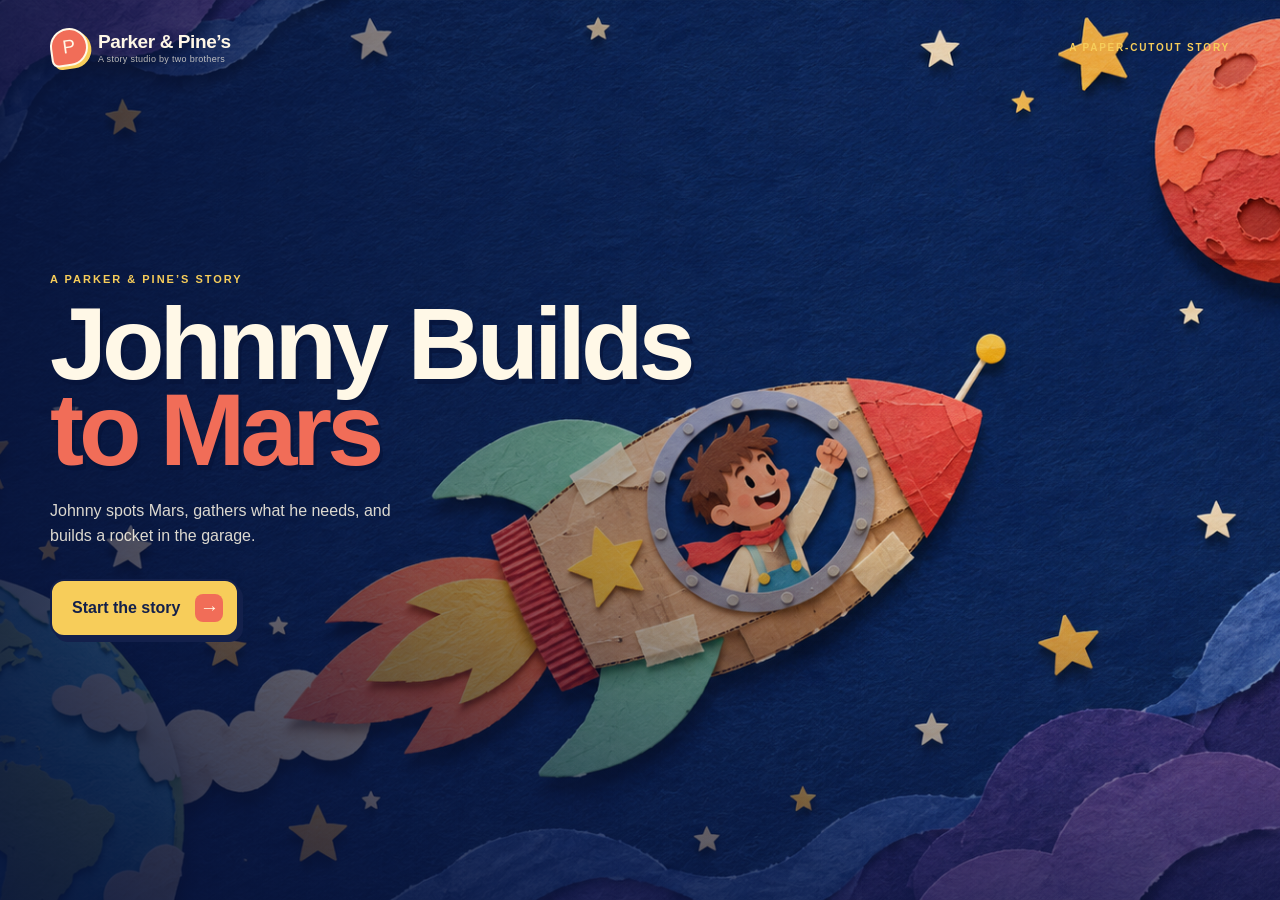
<file: index.html>
<!doctype html>
<html lang="en">
  <head>
    <meta charset="UTF-8" />
    <meta name="viewport" content="width=device-width, initial-scale=1.0" />
    <meta name="theme-color" content="#0d1b4d" />
    <meta name="description" content="Parker & Pine's presents Johnny Builds to Mars, a paper-cutout digital storybook." />
    <title>Parker &amp; Pine’s — Johnny Builds to Mars</title>
    <link rel="stylesheet" href="styles.css" />
  </head>
  <body class="cover-body">
    <main class="cover-page">
      <img class="cover-image" src="assets/cover-art.png" alt="A paper-cutout rocket flying past Earth toward Mars through a starry galaxy" />
      <div class="cover-shade" aria-hidden="true"></div>
      <header class="brand-header cover-brand">
        <a class="brand-lockup" href="index.html" aria-label="Parker and Pine’s home">
          <span class="brand-symbol" aria-hidden="true">P</span>
          <span><strong>Parker &amp; Pine’s</strong><small>A story studio by two brothers</small></span>
        </a>
        <span class="brand-note">A PAPER-CUTOUT STORY</span>
      </header>
      <section class="cover-copy">
        <p class="eyebrow">A PARKER &amp; PINE’S STORY</p>
        <h1>Johnny Builds<br /><span>to Mars</span></h1>
        <p>Johnny spots Mars, gathers what he needs, and builds a rocket in the garage.</p>
        <a class="primary-button" href="story-01.html">Start the story <span aria-hidden="true">→</span></a>
      </section>
    </main>
  </body>
</html>
</file>
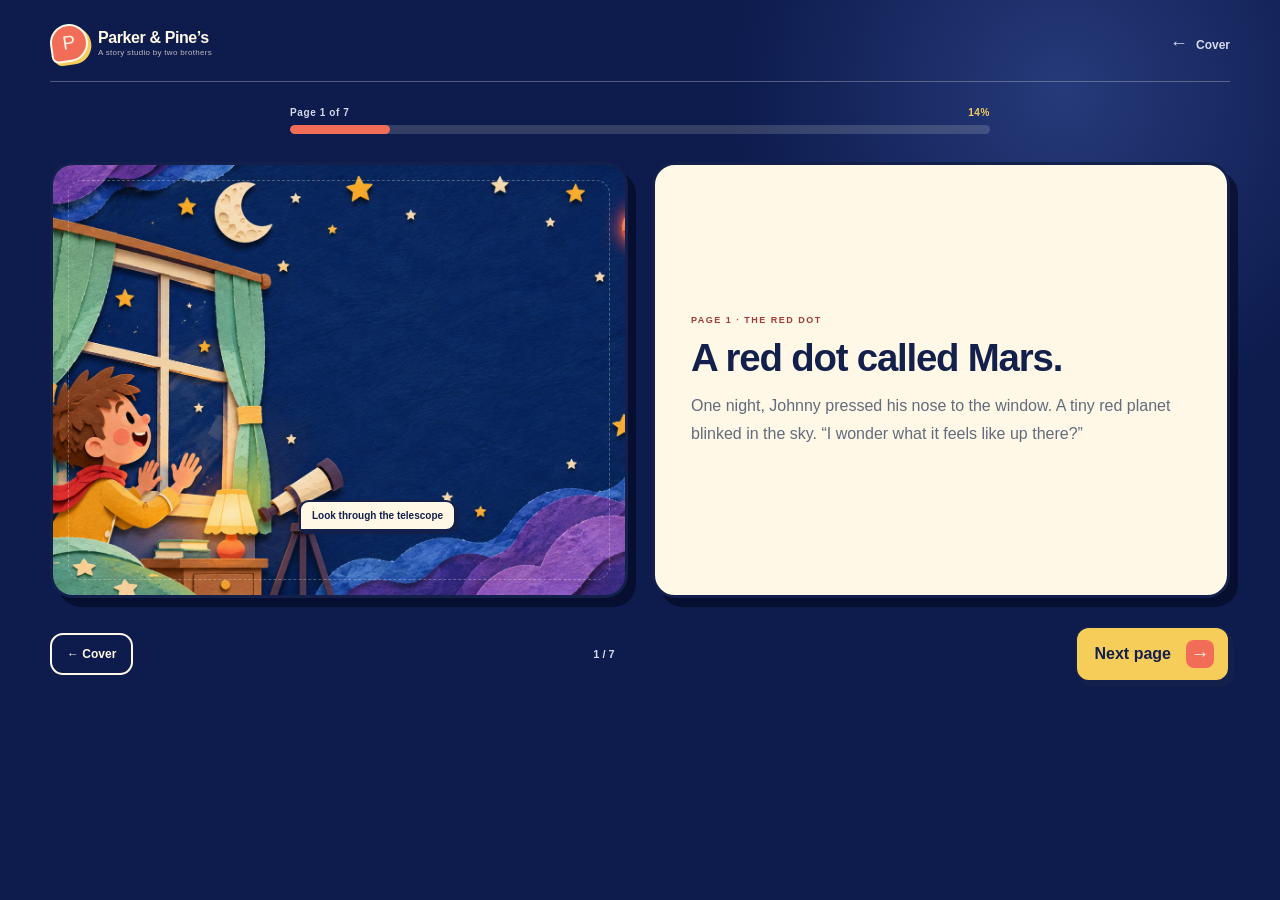
<file: story-01.html>
<!doctype html>
<html lang="en">
  <head><meta charset="UTF-8" /><meta name="viewport" content="width=device-width, initial-scale=1.0" /><meta name="theme-color" content="#0d1b4d" /><meta name="description" content="Johnny spots Mars in the night sky." /><title>1 — Johnny Builds to Mars</title><link rel="stylesheet" href="styles.css" /></head>
  <body class="story-body" data-page="1">
    <main class="story-page">
      <header class="story-header"><a class="brand-lockup" href="index.html"><span class="brand-symbol" aria-hidden="true">P</span><span><strong>Parker &amp; Pine’s</strong><small>A story studio by two brothers</small></span></a><a class="cover-link" href="index.html"><span aria-hidden="true">←</span> Cover</a></header>
      <div class="story-progress"><div class="progress-label"><span>Page 1 of 7</span><span>14%</span></div><div class="progress-track" role="progressbar" aria-label="Story progress" aria-valuemin="1" aria-valuemax="7" aria-valuenow="1"><div class="progress-fill" style="width:14.285%"></div></div></div>
      <section class="story-layout">
        <article class="art-card" id="art-card"><img class="art-image" src="assets/page-01-night.png" alt="Johnny looking out of his bedroom window at Mars" /><button class="hotspot telescope-hotspot" id="telescope-hotspot" aria-label="Look through the telescope">Look through the telescope</button><div class="telescope-view" id="telescope-view" hidden aria-live="polite"><div class="telescope-lens" role="img" aria-label="A close-up view of Mars through Johnny’s telescope"></div><div class="telescope-caption"><strong>You found Mars!</strong><span>Johnny can see the red planet up close.</span></div><button class="telescope-close" id="telescope-close" type="button">Look back at the sky</button></div><div class="hotspot-message" id="hotspot-message"></div></article>
        <article class="story-copy"><p class="eyebrow">PAGE 1 · THE RED DOT</p><h1>A red dot called Mars.</h1><p>One night, Johnny pressed his nose to the window. A tiny red planet blinked in the sky. “I wonder what it feels like up there?”</p></article>
      </section>
      <nav class="story-nav" aria-label="Story navigation"><a class="secondary-button" href="index.html"><span aria-hidden="true">←</span> Cover</a><span class="page-number">1 / 7</span><a class="primary-button nav-next" href="story-02.html">Next page <span aria-hidden="true">→</span></a></nav>
    </main>
    <script src="story.js"></script>
  </body>
</html>
</file>
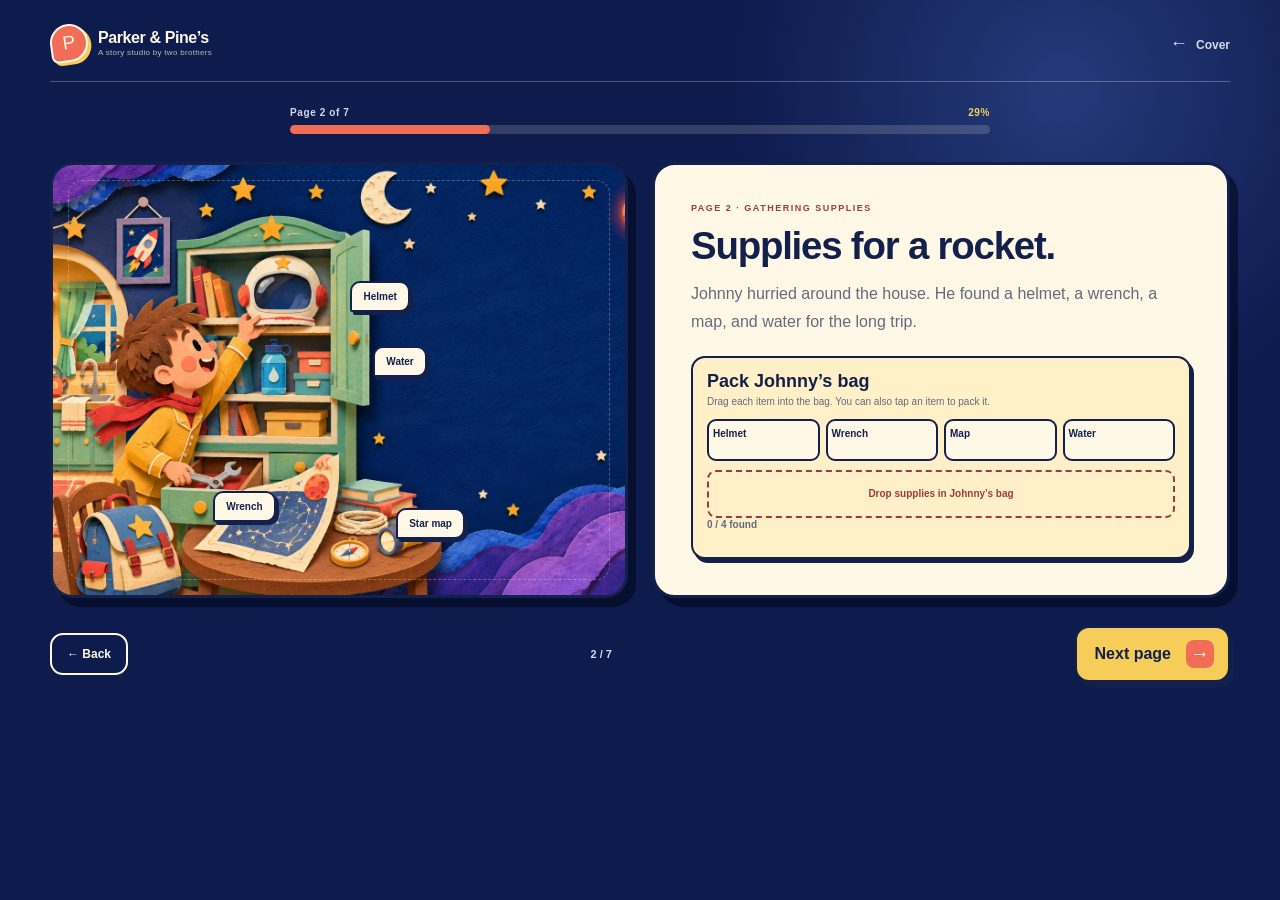
<file: story-02.html>
<!doctype html>
<html lang="en">
  <head><meta charset="UTF-8" /><meta name="viewport" content="width=device-width, initial-scale=1.0" /><meta name="theme-color" content="#0d1b4d" /><meta name="description" content="Johnny gathers supplies around the house." /><title>2 — Johnny Builds to Mars</title><link rel="stylesheet" href="styles.css" /></head>
  <body class="story-body" data-page="2">
    <main class="story-page">
      <header class="story-header"><a class="brand-lockup" href="index.html"><span class="brand-symbol" aria-hidden="true">P</span><span><strong>Parker &amp; Pine’s</strong><small>A story studio by two brothers</small></span></a><a class="cover-link" href="index.html"><span aria-hidden="true">←</span> Cover</a></header>
      <div class="story-progress"><div class="progress-label"><span>Page 2 of 7</span><span>29%</span></div><div class="progress-track" role="progressbar" aria-label="Story progress" aria-valuemin="1" aria-valuemax="7" aria-valuenow="2"><div class="progress-fill" style="width:28.57%"></div></div></div>
      <section class="story-layout">
        <article class="art-card" id="art-card"><img class="art-image" src="assets/page-02-supplies.png" alt="Johnny collecting a helmet, wrench, map, and water bottle around the house" /><button class="hotspot supply-helmet" data-supply="helmet" draggable="true" aria-label="Pick up the astronaut helmet">Helmet</button><button class="hotspot supply-wrench" data-supply="wrench" draggable="true" aria-label="Pick up the wrench">Wrench</button><button class="hotspot supply-map" data-supply="map" draggable="true" aria-label="Pick up the star map">Star map</button><button class="hotspot supply-water" data-supply="water" draggable="true" aria-label="Pick up the water bottle">Water</button><div class="hotspot-message" id="hotspot-message"></div></article>
        <article class="story-copy"><p class="eyebrow">PAGE 2 · GATHERING SUPPLIES</p><h1>Supplies for a rocket.</h1><p>Johnny hurried around the house. He found a helmet, a wrench, a map, and water for the long trip.</p><div class="game-panel"><h2>Pack Johnny’s bag</h2><p>Drag each item into the bag. You can also tap an item to pack it.</p><div class="game-buttons"><span class="game-button check-item" data-check="helmet">Helmet</span><span class="game-button check-item" data-check="wrench">Wrench</span><span class="game-button check-item" data-check="map">Map</span><span class="game-button check-item" data-check="water">Water</span></div><div class="bag-drop" id="bag-target" role="button" tabindex="0" aria-label="Johnny’s bag">Drop supplies in Johnny’s bag</div><p class="game-status" id="supply-status"><span id="supply-score">0 / 4 found</span></p></div></article>
      </section>
      <nav class="story-nav" aria-label="Story navigation"><a class="secondary-button" href="story-01.html"><span aria-hidden="true">←</span> Back</a><span class="page-number">2 / 7</span><a class="primary-button nav-next" href="story-03.html">Next page <span aria-hidden="true">→</span></a></nav>
    </main>
    <script src="story.js"></script>
  </body>
</html>
</file>
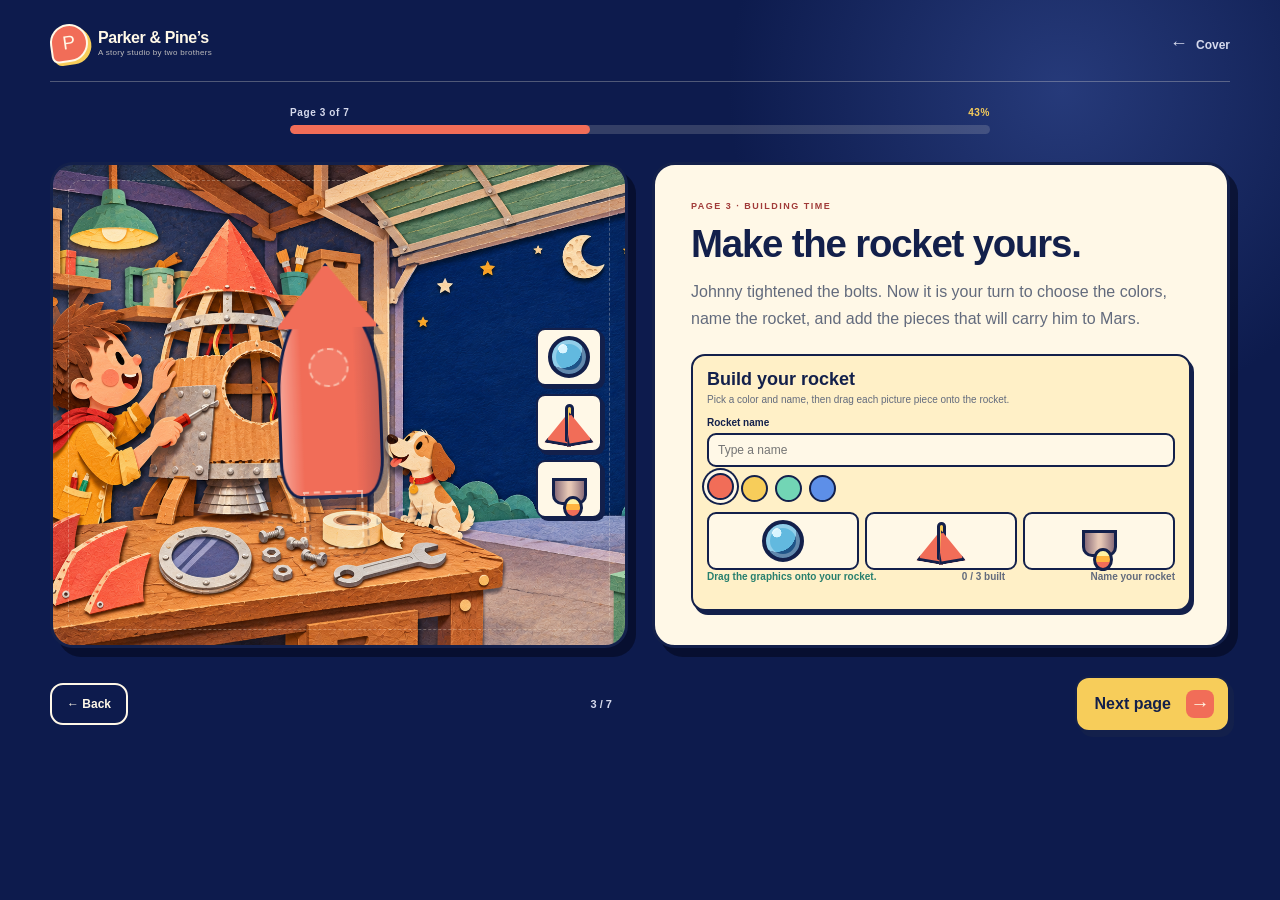
<file: story-03.html>
<!doctype html>
<html lang="en">
  <head><meta charset="UTF-8" /><meta name="viewport" content="width=device-width, initial-scale=1.0" /><meta name="theme-color" content="#0d1b4d" /><meta name="description" content="Johnny builds a rocket in the garage." /><title>3 — Johnny Builds to Mars</title><link rel="stylesheet" href="styles.css" /></head>
  <body class="story-body" data-page="3">
    <main class="story-page">
      <header class="story-header"><a class="brand-lockup" href="index.html"><span class="brand-symbol" aria-hidden="true">P</span><span><strong>Parker &amp; Pine’s</strong><small>A story studio by two brothers</small></span></a><a class="cover-link" href="index.html"><span aria-hidden="true">←</span> Cover</a></header>
      <div class="story-progress"><div class="progress-label"><span>Page 3 of 7</span><span>43%</span></div><div class="progress-track" role="progressbar" aria-label="Story progress" aria-valuemin="1" aria-valuemax="7" aria-valuenow="3"><div class="progress-fill" style="width:42.855%"></div></div></div>
      <section class="story-layout">
        <article class="art-card" id="art-card"><img class="art-image" src="assets/page-03-garage.png" alt="Johnny building a homemade rocket in the garage while his dog watches" /><div class="rocket-graphic rocket-preview" id="rocket-preview" data-base-class="rocket-graphic rocket-preview" role="group" aria-label="Your rocket"><span class="rocket-flame" data-graphic-part="engine"></span><button class="rocket-slot rocket-fin rocket-fin-left" data-rocket-slot="fins" type="button" aria-label="Add rocket fins"><span class="sr-only">Fins</span></button><div class="rocket-shell"><span class="rocket-nose"></span><button class="rocket-slot rocket-window" data-rocket-slot="window" type="button" aria-label="Add rocket window"><span class="sr-only">Window</span></button></div><button class="rocket-slot rocket-fin rocket-fin-right" data-rocket-slot="fins" type="button" aria-label="Add rocket fins"><span class="sr-only">Fins</span></button><button class="rocket-slot rocket-engine" data-rocket-slot="engine" type="button" aria-label="Add rocket engine"><span class="sr-only">Engine</span></button></div><div class="parts-tray" role="group" aria-label="Drag these rocket pieces onto your rocket"><button class="build-part part-option" data-part="window" draggable="true" type="button" aria-label="Drag a window onto the rocket"><span class="part-art part-art-window" aria-hidden="true"><span></span></span><span class="sr-only">Window</span></button><button class="build-part part-option" data-part="fins" draggable="true" type="button" aria-label="Drag fins onto the rocket"><span class="part-art part-art-fins" aria-hidden="true"><span></span></span><span class="sr-only">Fins</span></button><button class="build-part part-option" data-part="engine" draggable="true" type="button" aria-label="Drag an engine onto the rocket"><span class="part-art part-art-engine" aria-hidden="true"><span></span></span><span class="sr-only">Engine</span></button></div><div class="hotspot-message" id="hotspot-message"></div></article>
        <article class="story-copy"><p class="eyebrow">PAGE 3 · BUILDING TIME</p><h1>Make the rocket yours.</h1><p>Johnny tightened the bolts. Now it is your turn to choose the colors, name the rocket, and add the pieces that will carry him to Mars.</p><div class="game-panel"><h2>Build your rocket</h2><p>Pick a color and name, then drag each picture piece onto the rocket.</p><label class="rocket-name-label" for="rocket-name">Rocket name<input id="rocket-name" maxlength="18" autocomplete="off" placeholder="Type a name" /></label><div class="rocket-colors" role="group" aria-label="Choose a rocket color"><button class="rocket-color-swatch swatch-coral" data-rocket-color="coral" type="button" aria-label="Coral rocket"></button><button class="rocket-color-swatch swatch-yellow" data-rocket-color="yellow" type="button" aria-label="Yellow rocket"></button><button class="rocket-color-swatch swatch-mint" data-rocket-color="mint" type="button" aria-label="Mint rocket"></button><button class="rocket-color-swatch swatch-blue" data-rocket-color="blue" type="button" aria-label="Blue rocket"></button></div><div class="build-parts" role="group" aria-label="Rocket pieces"><button class="build-part part-option" data-part="window" draggable="true" type="button" aria-label="Add a window"><span class="part-art part-art-window" aria-hidden="true"><span></span></span><span class="sr-only">Window</span></button><button class="build-part part-option" data-part="fins" draggable="true" type="button" aria-label="Add fins"><span class="part-art part-art-fins" aria-hidden="true"><span></span></span><span class="sr-only">Fins</span></button><button class="build-part part-option" data-part="engine" draggable="true" type="button" aria-label="Add an engine"><span class="part-art part-art-engine" aria-hidden="true"><span></span></span><span class="sr-only">Engine</span></button></div><p class="game-status build-status-row"><span id="build-status">Drag the graphics onto your rocket.</span><span id="build-score">0 / 3 built</span><span id="rocket-name-display">Name your rocket</span></p></div></article>
      </section>
      <nav class="story-nav" aria-label="Story navigation"><a class="secondary-button" href="story-02.html"><span aria-hidden="true">←</span> Back</a><span class="page-number">3 / 7</span><a class="primary-button nav-next" href="story-04.html">Next page <span aria-hidden="true">→</span></a></nav>
    </main>
    <script src="story.js"></script>
  </body>
</html>
</file>
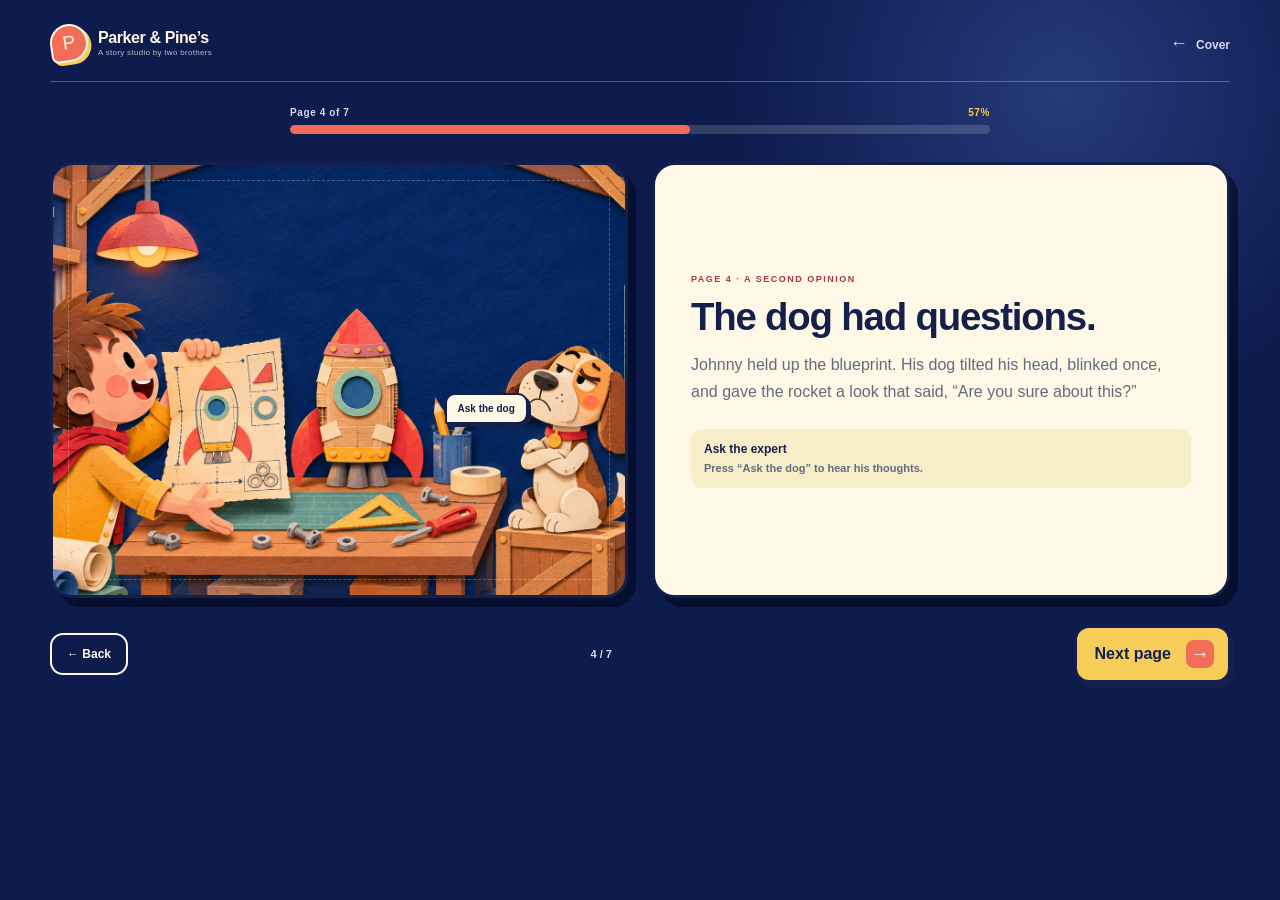
<file: story-04.html>
<!doctype html>
<html lang="en">
  <head><meta charset="UTF-8" /><meta name="viewport" content="width=device-width, initial-scale=1.0" /><meta name="theme-color" content="#0d1b4d" /><meta name="description" content="Johnny's dog judges the rocket." /><title>4 — Johnny Builds to Mars</title><link rel="stylesheet" href="styles.css" /></head>
  <body class="story-body" data-page="4">
    <main class="story-page">
      <header class="story-header"><a class="brand-lockup" href="index.html"><span class="brand-symbol" aria-hidden="true">P</span><span><strong>Parker &amp; Pine’s</strong><small>A story studio by two brothers</small></span></a><a class="cover-link" href="index.html"><span aria-hidden="true">←</span> Cover</a></header>
      <div class="story-progress"><div class="progress-label"><span>Page 4 of 7</span><span>57%</span></div><div class="progress-track" role="progressbar" aria-label="Story progress" aria-valuemin="1" aria-valuemax="7" aria-valuenow="4"><div class="progress-fill" style="width:57.14%"></div></div></div>
      <section class="story-layout">
        <article class="art-card" id="art-card"><img class="art-image" src="assets/page-04-dog.png" alt="Johnny shows his rocket blueprint while his skeptical dog watches" /><button class="hotspot dog-hotspot" id="dog-hotspot" aria-label="Hear what the dog thinks">Ask the dog</button><div class="hotspot-message" id="hotspot-message"></div></article>
        <article class="story-copy"><p class="eyebrow">PAGE 4 · A SECOND OPINION</p><h1>The dog had questions.</h1><p>Johnny held up the blueprint. His dog tilted his head, blinked once, and gave the rocket a look that said, “Are you sure about this?”</p><div class="story-instruction"><strong>Ask the expert</strong> Press “Ask the dog” to hear his thoughts.</div></article>
      </section>
      <nav class="story-nav" aria-label="Story navigation"><a class="secondary-button" href="story-03.html"><span aria-hidden="true">←</span> Back</a><span class="page-number">4 / 7</span><a class="primary-button nav-next" href="story-05.html">Next page <span aria-hidden="true">→</span></a></nav>
    </main>
    <script src="story.js"></script>
  </body>
</html>
</file>
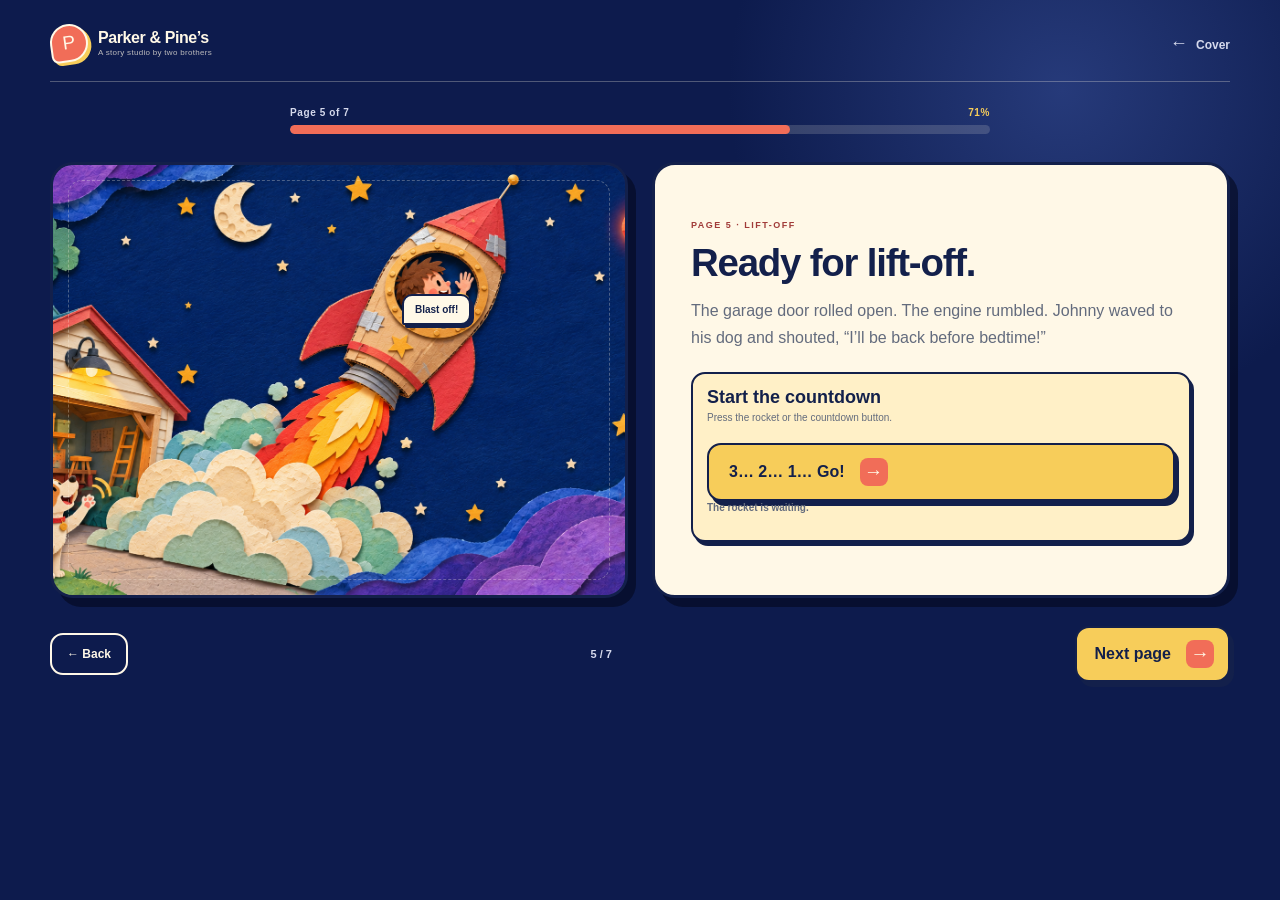
<file: story-05.html>
<!doctype html>
<html lang="en">
  <head><meta charset="UTF-8" /><meta name="viewport" content="width=device-width, initial-scale=1.0" /><meta name="theme-color" content="#0d1b4d" /><meta name="description" content="Johnny blasts off toward Mars." /><title>5 — Johnny Builds to Mars</title><link rel="stylesheet" href="styles.css" /></head>
  <body class="story-body" data-page="5">
    <main class="story-page">
      <header class="story-header"><a class="brand-lockup" href="index.html"><span class="brand-symbol" aria-hidden="true">P</span><span><strong>Parker &amp; Pine’s</strong><small>A story studio by two brothers</small></span></a><a class="cover-link" href="index.html"><span aria-hidden="true">←</span> Cover</a></header>
      <div class="story-progress"><div class="progress-label"><span>Page 5 of 7</span><span>71%</span></div><div class="progress-track" role="progressbar" aria-label="Story progress" aria-valuemin="1" aria-valuemax="7" aria-valuenow="5"><div class="progress-fill" style="width:71.425%"></div></div></div>
      <section class="story-layout">
        <article class="art-card" id="art-card"><img class="art-image" src="assets/page-05-launch.png" alt="Johnny blasts off in his rocket while his dog waves from the garage" /><div class="rocket-graphic flight-rocket" id="flight-rocket" data-base-class="rocket-graphic flight-rocket" hidden aria-label="Your rocket flying to Mars"><span class="rocket-flame" data-graphic-part="engine"></span><span class="rocket-fin rocket-fin-left" data-graphic-part="fins"></span><span class="rocket-shell"><span class="rocket-nose"></span><span class="rocket-window" data-graphic-part="window"></span></span><span class="rocket-fin rocket-fin-right" data-graphic-part="fins"></span><span class="rocket-engine" data-graphic-part="engine"></span><span class="rocket-name-tag" id="flight-rocket-name" data-rocket-name></span></div><button class="hotspot launch-hotspot" data-launch aria-label="Launch the rocket">Blast off!</button><div class="hotspot-message" id="hotspot-message"></div></article>
        <article class="story-copy"><p class="eyebrow">PAGE 5 · LIFT-OFF</p><h1>Ready for lift-off.</h1><p>The garage door rolled open. The engine rumbled. Johnny waved to his dog and shouted, “I’ll be back before bedtime!”</p><div class="game-panel"><h2>Start the countdown</h2><p>Press the rocket or the countdown button.</p><button class="primary-button launch-button" data-launch>3… 2… 1… Go! <span aria-hidden="true">→</span></button><p class="game-status" id="launch-status">The rocket is waiting.</p></div></article>
      </section>
      <nav class="story-nav" aria-label="Story navigation"><a class="secondary-button" href="story-04.html"><span aria-hidden="true">←</span> Back</a><span class="page-number">5 / 7</span><a class="primary-button nav-next" href="story-06.html">Next page <span aria-hidden="true">→</span></a></nav>
    </main>
    <script src="story.js"></script>
  </body>
</html>
</file>
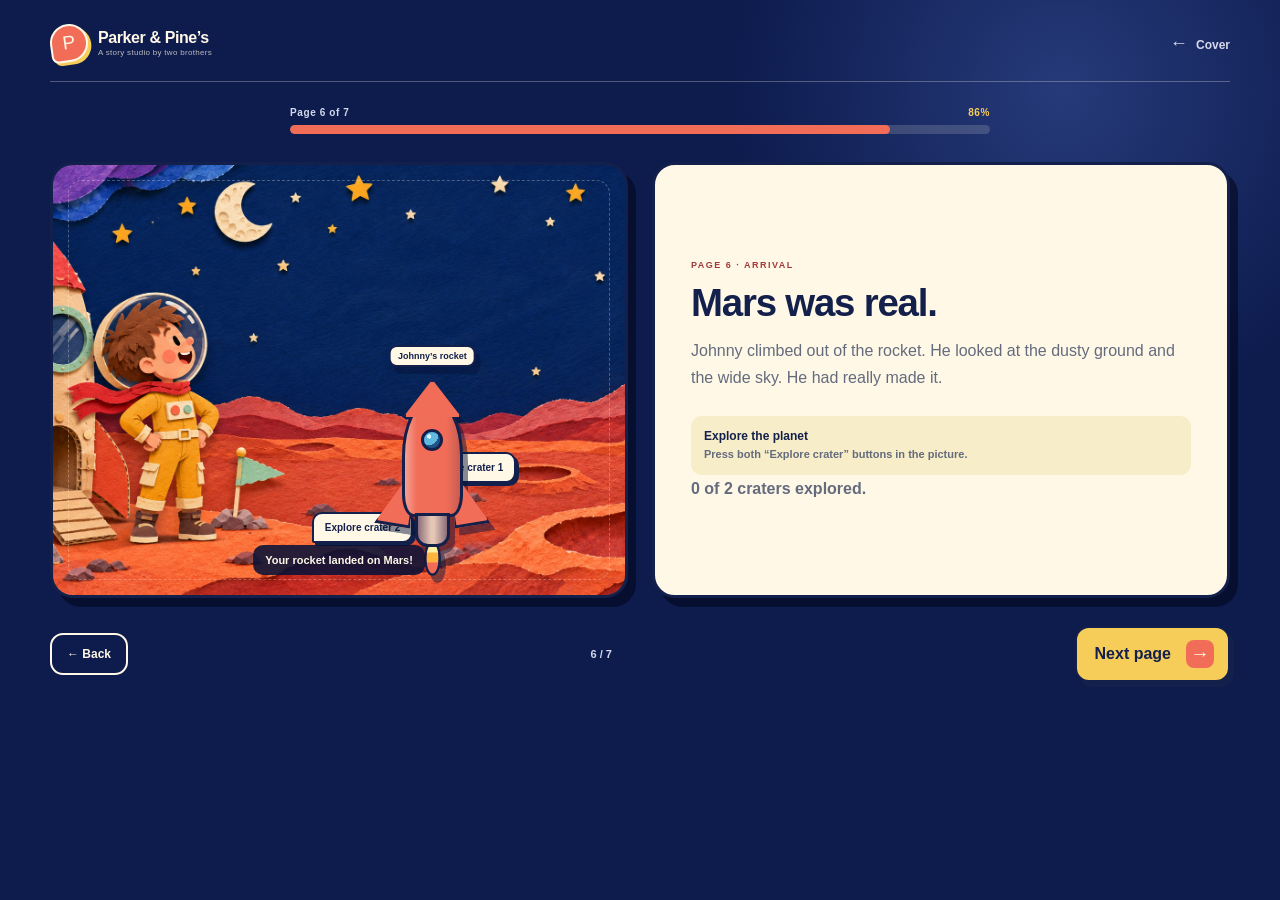
<file: story-06.html>
<!doctype html>
<html lang="en">
  <head><meta charset="UTF-8" /><meta name="viewport" content="width=device-width, initial-scale=1.0" /><meta name="theme-color" content="#0d1b4d" /><meta name="description" content="Johnny lands on Mars." /><title>6 — Johnny Builds to Mars</title><link rel="stylesheet" href="styles.css" /></head>
  <body class="story-body" data-page="6">
    <main class="story-page">
      <header class="story-header"><a class="brand-lockup" href="index.html"><span class="brand-symbol" aria-hidden="true">P</span><span><strong>Parker &amp; Pine’s</strong><small>A story studio by two brothers</small></span></a><a class="cover-link" href="index.html"><span aria-hidden="true">←</span> Cover</a></header>
      <div class="story-progress"><div class="progress-label"><span>Page 6 of 7</span><span>86%</span></div><div class="progress-track" role="progressbar" aria-label="Story progress" aria-valuemin="1" aria-valuemax="7" aria-valuenow="6"><div class="progress-fill" style="width:85.71%"></div></div></div>
      <section class="story-layout">
        <article class="art-card" id="art-card"><img class="art-image" src="assets/page-06-mars.png" alt="Johnny standing beside his rocket on the red surface of Mars" /><div class="rocket-graphic mars-rocket" id="mars-rocket" data-base-class="rocket-graphic mars-rocket" hidden aria-label="Your rocket landing on Mars"><span class="rocket-flame" data-graphic-part="engine"></span><span class="rocket-fin rocket-fin-left" data-graphic-part="fins"></span><span class="rocket-shell"><span class="rocket-nose"></span><span class="rocket-window" data-graphic-part="window"></span></span><span class="rocket-fin rocket-fin-right" data-graphic-part="fins"></span><span class="rocket-engine" data-graphic-part="engine"></span><span class="rocket-name-tag" data-rocket-name></span></div><button class="hotspot crater-one" data-crater="one" aria-label="Explore Mars crater one">Explore crater 1</button><button class="hotspot crater-two" data-crater="two" aria-label="Explore Mars crater two">Explore crater 2</button><div class="hotspot-message" id="hotspot-message"></div></article>
        <article class="story-copy"><p class="eyebrow">PAGE 6 · ARRIVAL</p><h1>Mars was real.</h1><p>Johnny climbed out of the rocket. He looked at the dusty ground and the wide sky. He had really made it.</p><div class="story-instruction"><strong>Explore the planet</strong> Press both “Explore crater” buttons in the picture.</div><p class="game-status" id="mars-status">0 of 2 craters explored.</p></article>
      </section>
      <nav class="story-nav" aria-label="Story navigation"><a class="secondary-button" href="story-05.html"><span aria-hidden="true">←</span> Back</a><span class="page-number">6 / 7</span><a class="primary-button nav-next" href="story-07.html">Next page <span aria-hidden="true">→</span></a></nav>
    </main>
    <script src="story.js"></script>
  </body>
</html>
</file>
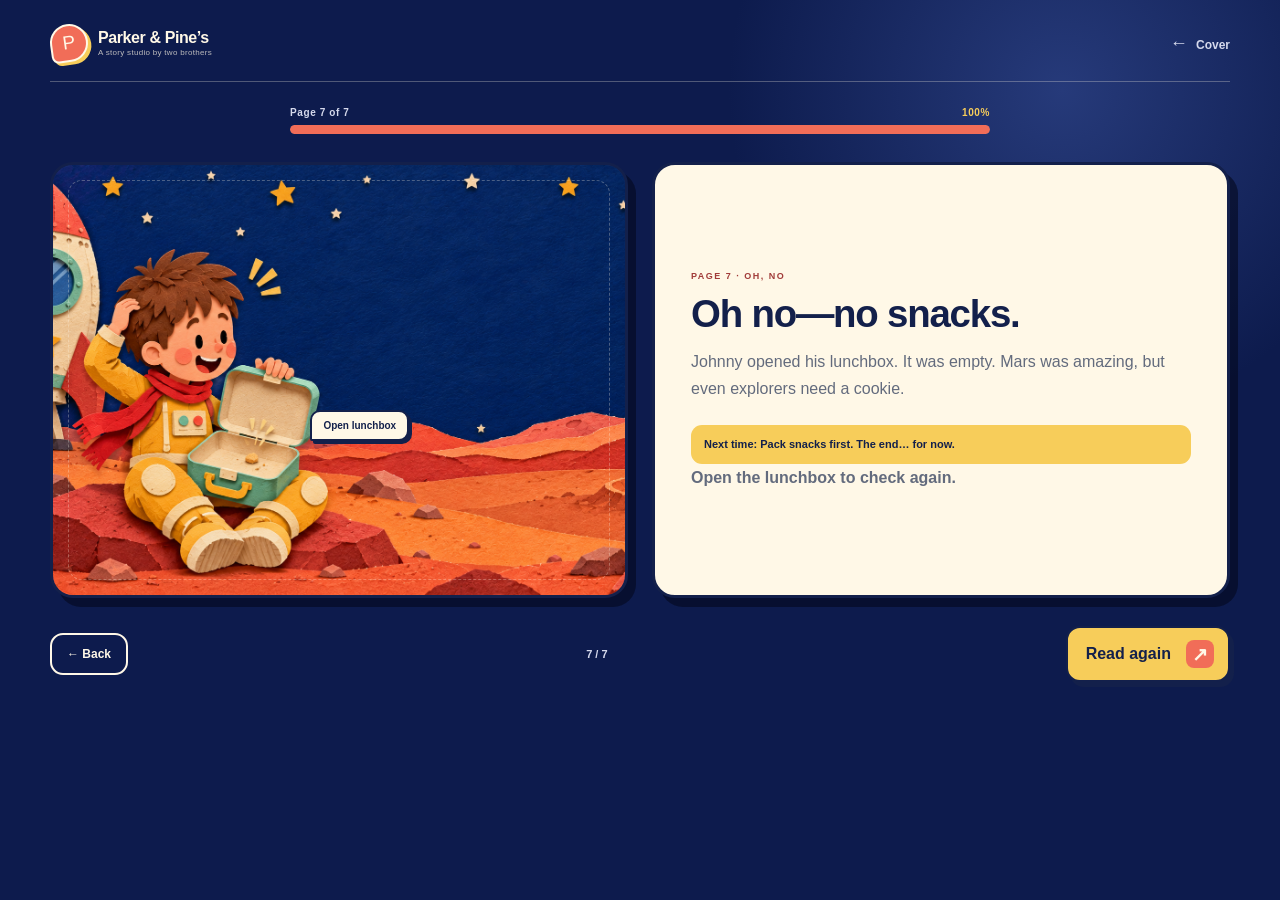
<file: story-07.html>
<!doctype html>
<html lang="en">
  <head><meta charset="UTF-8" /><meta name="viewport" content="width=device-width, initial-scale=1.0" /><meta name="theme-color" content="#0d1b4d" /><meta name="description" content="Johnny realizes he forgot snacks on Mars." /><title>7 — Johnny Builds to Mars</title><link rel="stylesheet" href="styles.css" /></head>
  <body class="story-body" data-page="7">
    <main class="story-page">
      <header class="story-header"><a class="brand-lockup" href="index.html"><span class="brand-symbol" aria-hidden="true">P</span><span><strong>Parker &amp; Pine’s</strong><small>A story studio by two brothers</small></span></a><a class="cover-link" href="index.html"><span aria-hidden="true">←</span> Cover</a></header>
      <div class="story-progress"><div class="progress-label"><span>Page 7 of 7</span><span>100%</span></div><div class="progress-track" role="progressbar" aria-label="Story progress" aria-valuemin="1" aria-valuemax="7" aria-valuenow="7"><div class="progress-fill" style="width:100%"></div></div></div>
      <section class="story-layout">
        <article class="art-card" id="art-card"><img class="art-image" src="assets/page-07-snacks.png" alt="Johnny opens an empty lunchbox on Mars beside his rocket" /><button class="hotspot lunch-hotspot" id="lunch-hotspot" aria-label="Open Johnny's lunchbox">Open lunchbox</button><div class="hotspot-message" id="hotspot-message"></div></article>
        <article class="story-copy"><p class="eyebrow">PAGE 7 · OH, NO</p><h1>Oh no—no snacks.</h1><p>Johnny opened his lunchbox. It was empty. Mars was amazing, but even explorers need a cookie.</p><div class="ending-note"><strong>Next time:</strong> Pack snacks first. The end… for now.</div><p class="game-status" id="snack-status">Open the lunchbox to check again.</p></article>
      </section>
      <nav class="story-nav" aria-label="Story navigation"><a class="secondary-button" href="story-06.html"><span aria-hidden="true">←</span> Back</a><span class="page-number">7 / 7</span><a class="primary-button nav-next" href="index.html">Read again <span aria-hidden="true">↗</span></a></nav>
    </main>
    <script src="story.js"></script>
  </body>
</html>
</file>
<file: styles.css>
:root {
  --navy: #0d1b4d;
  --navy-deep: #071238;
  --navy-soft: #182d67;
  --paper: #fff8e7;
  --paper-dark: #e8d7b9;
  --coral: #f16d58;
  --yellow: #f7cd5a;
  --mint: #72d5b5;
  --ink: #13204b;
  --muted: #d5d9ec;
  --line: rgba(255,248,231,.28);
  --shadow: 8px 9px 0 rgba(4, 9, 32, .62);
}

* { box-sizing: border-box; }
html { scroll-behavior: smooth; }
body { margin: 0; min-width: 320px; background: var(--navy-deep); color: var(--paper); font-family: 'Trebuchet MS', 'Arial Rounded MT Bold', Arial, sans-serif; }
button, a { font: inherit; }
button:focus-visible, a:focus-visible { outline: 3px solid var(--yellow); outline-offset: 4px; }
a { color: inherit; text-decoration: none; }

/* Cover */
.cover-body { min-height: 100vh; background: var(--navy-deep); }
.cover-page { position: relative; min-height: 100svh; overflow: hidden; isolation: isolate; }
.cover-image { position: absolute; inset: 0; z-index: -3; width: 100%; height: 100%; object-fit: cover; object-position: center; }
.cover-shade { position: absolute; inset: 0; z-index: -2; background: linear-gradient(90deg, rgba(7,18,56,.83) 0%, rgba(7,18,56,.45) 33%, rgba(7,18,56,.06) 73%), linear-gradient(0deg, rgba(7,18,56,.62), transparent 38%); }
.brand-header { display: flex; align-items: center; justify-content: space-between; gap: 20px; width: min(1180px, calc(100% - 64px)); margin: 0 auto; }
.cover-brand { padding-top: 28px; }
.brand-lockup { display: inline-flex; align-items: center; gap: 10px; }
.brand-lockup > span:last-child { display: flex; flex-direction: column; gap: 1px; }
.brand-lockup strong { font-size: 19px; letter-spacing: -.4px; }
.brand-lockup small { color: rgba(255,248,231,.72); font-size: 9px; letter-spacing: .3px; }
.brand-symbol { display: grid; place-items: center; width: 38px; height: 38px; border: 2px solid var(--paper); border-radius: 50% 50% 50% 7px; background: var(--coral); color: var(--paper); font-size: 19px; transform: rotate(-8deg); box-shadow: 3px 3px 0 var(--yellow); }
.brand-note { color: var(--yellow); font-size: 10px; font-weight: 800; letter-spacing: 1.8px; }
.cover-copy { width: min(1180px, calc(100% - 64px)); margin: 0 auto; padding: clamp(130px, 23vh, 220px) 0 80px; }
.eyebrow { margin: 0 0 16px; color: var(--yellow); font-size: 11px; font-weight: 800; letter-spacing: 2px; }
.cover-copy h1 { max-width: 650px; margin: 0; color: var(--paper); font: 800 clamp(60px, 8vw, 110px)/.84 'Arial Rounded MT Bold', 'Trebuchet MS', Arial, sans-serif; letter-spacing: -5px; text-shadow: 3px 5px 0 rgba(7,18,56,.64); }
.cover-copy h1 span { color: var(--coral); }
.cover-copy p:not(.eyebrow) { max-width: 360px; margin: 26px 0 30px; color: rgba(255,248,231,.86); font-size: 16px; line-height: 1.55; }
.primary-button, .secondary-button, .hotspot, .game-button { cursor: pointer; transition: transform .2s ease, box-shadow .2s ease, background .2s ease; }
.primary-button { display: inline-flex; align-items: center; gap: 15px; padding: 13px 14px 13px 20px; border: 2px solid var(--ink); border-radius: 14px; background: var(--yellow); color: var(--ink); box-shadow: 4px 5px 0 var(--ink); font-weight: 800; }
.primary-button:hover, .secondary-button:hover, .game-button:hover { transform: translateY(-3px); box-shadow: 4px 8px 0 var(--ink); }
.primary-button span { display: grid; place-items: center; width: 28px; height: 28px; border-radius: 8px; background: var(--coral); color: var(--paper); font-size: 19px; }

/* Shared story page */
.story-body { background: radial-gradient(circle at 83% 10%, #263a7a 0, transparent 25%), var(--navy); }
.story-page { min-height: 100svh; padding: 24px 0 34px; overflow: hidden; }
.story-header, .story-progress, .story-layout { width: min(1180px, calc(100% - 64px)); margin-left: auto; margin-right: auto; }
.story-header { display: flex; align-items: center; justify-content: space-between; gap: 18px; padding-bottom: 19px; border-bottom: 1px solid var(--line); }
.story-header .brand-lockup strong { font-size: 16px; }
.story-header .brand-lockup small { font-size: 8px; }
.cover-link { color: var(--muted); font-size: 12px; font-weight: 800; }
.cover-link span { margin-right: 5px; font-size: 18px; }
.story-progress { max-width: 700px; margin-top: 25px; margin-bottom: 28px; }
.progress-label { display: flex; justify-content: space-between; margin-bottom: 7px; color: var(--muted); font-size: 10px; font-weight: 800; letter-spacing: .6px; }
.progress-label span:last-child { color: var(--yellow); }
.progress-track { height: 9px; overflow: hidden; border-radius: 9px; background: rgba(255,248,231,.16); }
.progress-fill { width: 14.285%; height: 100%; border-radius: inherit; background: var(--coral); transition: width .3s ease; }
.story-layout { display: grid; grid-template-columns: minmax(0, 1fr) minmax(0, 1fr); gap: 24px; align-items: stretch; }
.art-card { position: relative; overflow: hidden; min-height: 430px; border: 3px solid var(--ink); border-radius: 23px; background: var(--navy-soft); box-shadow: var(--shadow); }
.art-image { display: block; width: 100%; height: 100%; min-height: 430px; object-fit: cover; }
.art-card::after { content: ''; position: absolute; inset: 15px; z-index: 1; border: 1px dashed rgba(255,248,231,.28); border-radius: 14px; pointer-events: none; }
.story-copy { display: flex; flex-direction: column; justify-content: center; min-height: 430px; padding: 34px 36px; border: 3px solid var(--ink); border-radius: 23px; background: var(--paper); color: var(--ink); box-shadow: var(--shadow); }
.story-copy .eyebrow { color: #a13b39; font-size: 9px; letter-spacing: 1.5px; }
.story-copy h1 { max-width: 450px; margin: 10px 0 14px; font: 800 clamp(29px, 3vw, 39px)/1.04 'Arial Rounded MT Bold', 'Trebuchet MS', Arial, sans-serif; letter-spacing: -1.2px; }
.story-copy > p { max-width: 500px; margin: 0; color: #636b7d; font-size: 16px; line-height: 1.7; }
.story-instruction { margin: 24px 0 0; padding: 12px 13px; border-radius: 11px; background: #f8edc9; color: #636b7d; font-size: 11px; font-weight: 700; line-height: 1.4; }
.story-instruction strong { display: block; margin-bottom: 3px; color: var(--ink); font-size: 12px; }
.story-nav { display: flex; align-items: center; justify-content: space-between; gap: 15px; width: min(1180px, calc(100% - 64px)); margin: 28px auto 0; }
.secondary-button { padding: 12px 15px; border: 2px solid var(--paper); border-radius: 13px; background: transparent; color: var(--paper); font-size: 12px; font-weight: 800; }
.secondary-button[aria-disabled="true"] { opacity: .35; pointer-events: none; }
.page-number { color: var(--muted); font-size: 11px; font-weight: 800; }
.nav-next { padding: 12px 14px 12px 18px; }

/* Interactive art overlays */
.hotspot { position: absolute; z-index: 3; min-width: 0; min-height: 0; padding: 8px 11px; border: 2px solid var(--ink); border-radius: 10px 10px 10px 2px; background: var(--paper); color: var(--ink); box-shadow: 3px 3px 0 var(--ink); font-size: 10px; font-weight: 800; line-height: 1.1; white-space: nowrap; }
.hotspot[draggable="true"] { cursor: grab; }
.hotspot.dragging { cursor: grabbing; }
.hotspot:hover, .hotspot.active { background: var(--mint); transform: translateY(-2px); }
.telescope-hotspot { left: 43%; right: auto; bottom: 15%; }
.supply-helmet { top: 27%; left: 52%; } .supply-wrench { bottom: 17%; left: 28%; } .supply-map { bottom: 13%; left: 60%; } .supply-water { top: 42%; left: 56%; }
.part-window { top: 50%; left: 51%; } .part-fins { bottom: 16%; left: 28%; } .part-engine { bottom: 18%; left: 67%; }
.dog-hotspot { top: 53%; right: 17%; }
.launch-hotspot { top: 30%; left: 61%; }
.crater-one { right: 19%; bottom: 26%; } .crater-two { right: 37%; bottom: 12%; }
.lunch-hotspot { top: 57%; left: 45%; }
.sr-only { position: absolute; width: 1px; height: 1px; padding: 0; margin: -1px; overflow: hidden; clip: rect(0, 0, 0, 0); white-space: nowrap; border: 0; }
.rocket-graphic { --rocket-color: #f16d58; --rocket-light: #ffbd62; position: relative; }
.rocket-graphic[hidden] { display: none; }
.rocket-color-coral { --rocket-color: #f16d58; --rocket-light: #ffbd62; }
.rocket-color-yellow { --rocket-color: #f7cd5a; --rocket-light: #fff1b0; }
.rocket-color-mint { --rocket-color: #72d5b5; --rocket-light: #b4f0d9; }
.rocket-color-blue { --rocket-color: #5d8fe8; --rocket-light: #a6c5ff; }
.rocket-preview { position: absolute; z-index: 2; top: 17%; left: 31%; width: 35%; height: 67%; min-width: 145px; transform: rotate(-2deg); filter: drop-shadow(5px 8px 0 rgba(7,18,56,.42)); }
.rocket-shell { position: absolute; z-index: 2; top: 16%; left: 24%; width: 52%; height: 62%; border: 3px solid var(--ink); border-radius: 48% 48% 19% 19%; background: linear-gradient(90deg, rgba(255,255,255,.36), transparent 22% 75%, rgba(7,18,56,.18)), var(--rocket-color); }
.rocket-nose { position: absolute; top: -20%; left: -3%; width: 106%; height: 34%; border: 3px solid var(--ink); border-bottom: 0; border-radius: 50% 50% 0 0; background: var(--rocket-color); clip-path: polygon(50% 0, 100% 100%, 0 100%); }
.rocket-window { position: absolute; z-index: 4; top: 24%; left: 30%; width: 40%; aspect-ratio: 1; border: 3px solid var(--ink); border-radius: 50%; background: radial-gradient(circle at 33% 28%, #d9f5ff 0 13%, #62b9df 14% 54%, #1e5488 55%); opacity: .28; }
.rocket-fin { position: absolute; z-index: 1; width: 31%; height: 28%; border: 3px solid var(--ink); background: var(--rocket-color); clip-path: polygon(0 100%, 100% 100%, 74% 0); opacity: .28; }
.rocket-fin-left { top: 55%; left: 4%; transform: rotate(9deg); }
.rocket-fin-right { top: 55%; right: 4%; transform: scaleX(-1) rotate(9deg); }
.rocket-engine { position: absolute; z-index: 3; bottom: 6%; left: 35%; width: 30%; height: 18%; border: 3px solid var(--ink); border-radius: 0 0 13px 13px; background: linear-gradient(90deg, #8a6d7a, #e6c7b5 45% 55%, #8a6d7a); opacity: .28; }
.rocket-flame { position: absolute; z-index: 1; bottom: -11%; left: 41%; width: 18%; height: 22%; border: 3px solid var(--ink); border-radius: 50% 50% 55% 55%; background: linear-gradient(#fff1a2 0 28%, #ffb43f 29% 62%, #f16d58 63%); opacity: 0; transform: scale(.8); }
.rocket-graphic.has-window .rocket-window { opacity: 1; }
.rocket-graphic.has-fins .rocket-fin { opacity: 1; }
.rocket-graphic.has-engine .rocket-engine { opacity: 1; }
.rocket-graphic.has-engine .rocket-flame { opacity: 1; animation: flame-flicker .35s ease-in-out infinite alternate; }
.rocket-slot { appearance: none; margin: 0; padding: 0; border: 2px dashed rgba(255,248,231,.72); background: rgba(255,248,231,.1); cursor: pointer; }
.rocket-slot:hover, .rocket-slot.ready { background: rgba(247,205,90,.35); transform: scale(1.06); }
.rocket-slot.has-part { border-style: solid; border-color: transparent; }
.rocket-preview .rocket-window { cursor: pointer; }
.rocket-preview .rocket-fin, .rocket-preview .rocket-engine { cursor: pointer; }
.rocket-preview .rocket-window, .rocket-preview .rocket-fin, .rocket-preview .rocket-engine { opacity: .56; }
.rocket-preview .rocket-window { border-style: dashed; border-color: var(--paper); background: rgba(255,248,231,.18); }
.rocket-preview .rocket-fin, .rocket-preview .rocket-engine { border-style: dashed; border-color: var(--paper); }
.rocket-preview .rocket-flame { opacity: 0; }
.parts-tray { position: absolute; z-index: 4; top: 34%; right: 4%; display: grid; gap: 8px; width: 66px; }
.parts-tray .part-option { width: 66px; min-height: 58px; box-shadow: 3px 3px 0 var(--ink); }
.parts-tray .part-option.packed { opacity: .38; }
.flight-rocket, .mars-rocket { z-index: 4; width: 118px; height: 190px; filter: drop-shadow(5px 7px 0 rgba(7,18,56,.48)); pointer-events: none; }
.flight-rocket { position: absolute; left: 40%; bottom: 7%; transform: rotate(-15deg) scale(.78); }
.art-card.launched .flight-rocket { animation: rocket-flight 2.7s cubic-bezier(.2,.75,.25,1) forwards; }
.mars-rocket { position: absolute; top: -12%; left: 56%; transform: rotate(-14deg); }
.art-card.rocket-landed .mars-rocket { animation: rocket-landing 2s cubic-bezier(.2,.75,.25,1) forwards; }
.rocket-name-tag { position: absolute; z-index: 5; top: -23px; left: 50%; max-width: 130px; padding: 4px 7px; overflow: hidden; border: 2px solid var(--ink); border-radius: 8px; background: var(--paper); color: var(--ink); font-size: 9px; font-weight: 800; text-overflow: ellipsis; transform: translateX(-50%); white-space: nowrap; }
@keyframes flame-flicker { from { transform: scale(.8) translateY(0); } to { transform: scale(1) translateY(4px); } }
@keyframes rocket-flight { 0% { opacity: 1; transform: translate(0, 0) rotate(-15deg) scale(.78); } 42% { opacity: 1; transform: translate(30px, -150px) rotate(-15deg) scale(1); } 100% { opacity: 0; transform: translate(160px, -520px) rotate(-10deg) scale(.62); } }
@keyframes rocket-landing { 0% { opacity: 0; transform: translate(45px, -40px) rotate(-14deg) scale(.65); } 66% { opacity: 1; transform: translate(18px, 175px) rotate(-7deg) scale(.92); } 100% { opacity: 1; transform: translate(0, 255px) rotate(0) scale(1); } }
.hotspot-message { position: absolute; z-index: 4; left: 50%; bottom: 20px; max-width: calc(100% - 70px); padding: 9px 12px; border-radius: 10px; background: rgba(7,18,56,.87); color: var(--paper); text-align: center; font-size: 11px; font-weight: 800; transform: translateX(-50%); }
.hotspot-message:empty { display: none; }
.art-card.telescope-open .hotspot-message { display: none; }
.art-card.telescope-open .telescope-hotspot { background: var(--coral); color: var(--paper); box-shadow: 0 0 0 8px rgba(247,205,90,.32), 3px 3px 0 var(--ink); }
.telescope-view { position: absolute; inset: 0; z-index: 5; display: grid; place-items: center; align-content: center; gap: 14px; padding: 28px; background: rgba(7,18,56,.92); text-align: center; animation: telescope-fade .35s ease both; }
.telescope-view[hidden] { display: none; }
.telescope-lens { width: min(55%, 270px); aspect-ratio: 1; border: 12px solid #e8d7b9; border-radius: 50%; background: url('assets/page-01-night.png') 100% -5% / auto 280% no-repeat; box-shadow: 0 0 0 7px var(--ink), 0 0 0 13px rgba(247,205,90,.55), 0 12px 24px rgba(0,0,0,.35); animation: telescope-zoom .55s cubic-bezier(.2,.8,.2,1) both; }
.telescope-caption { display: grid; gap: 4px; color: var(--paper); }
.telescope-caption strong { color: var(--yellow); font: 800 25px/1 'Arial Rounded MT Bold', 'Trebuchet MS', Arial, sans-serif; }
.telescope-caption span { color: rgba(255,248,231,.82); font-size: 12px; }
.telescope-close { padding: 9px 12px; border: 2px solid var(--paper); border-radius: 10px; background: transparent; color: var(--paper); cursor: pointer; font-size: 11px; font-weight: 800; }
.telescope-close:hover { background: var(--paper); color: var(--ink); }
@keyframes telescope-fade { from { opacity: 0; } to { opacity: 1; } }
@keyframes telescope-zoom { from { transform: scale(.72); opacity: .35; } to { transform: scale(1); opacity: 1; } }
.art-card.launched .launch-hotspot { background: var(--coral); color: var(--paper); box-shadow: 0 0 0 8px rgba(247,205,90,.32), 3px 3px 0 var(--ink); }
.art-card.snacks-revealed .lunch-hotspot { background: var(--coral); color: var(--paper); }

/* In-page game controls */
.game-panel { margin-top: 21px; padding: 14px; border: 2px solid var(--ink); border-radius: 14px; background: #fff0c7; box-shadow: 3px 4px 0 var(--ink); }
.game-panel h2 { margin: 0 0 5px; font: 800 18px/1 'Arial Rounded MT Bold', 'Trebuchet MS', Arial, sans-serif; }
.game-panel p { margin: 0 0 10px; color: #636b7d; font-size: 10px; line-height: 1.4; }
.game-buttons { display: grid; grid-template-columns: repeat(4, 1fr); gap: 6px; }
.game-button { min-height: 42px; padding: 7px 4px; border: 2px solid var(--ink); border-radius: 9px; background: var(--paper); color: var(--ink); font-size: 10px; font-weight: 800; }
.game-button.found, .game-button.done { background: var(--mint); opacity: .7; box-shadow: none; transform: translateY(2px); }
.game-status { min-height: 15px; margin-top: 9px; color: #277f6e; font-size: 10px; font-weight: 800; }
.bag-drop { display: grid; place-items: center; min-height: 48px; margin-top: 9px; padding: 8px; border: 2px dashed #a13b39; border-radius: 9px; color: #a13b39; font-size: 10px; font-weight: 800; text-align: center; transition: background .2s ease, border-color .2s ease, transform .2s ease; }
.bag-drop.ready, .bag-drop.filled { border-style: solid; background: var(--mint); color: var(--ink); }
.bag-drop.ready { transform: scale(1.02); }
.dragging { opacity: .55; }
.rocket-name-label { display: grid; gap: 5px; margin: 10px 0 8px; color: var(--ink); font-size: 10px; font-weight: 800; }
.rocket-name-label input { width: 100%; padding: 8px 9px; border: 2px solid var(--ink); border-radius: 9px; background: var(--paper); color: var(--ink); font-size: 12px; outline: none; }
.rocket-name-label input:focus { box-shadow: 0 0 0 3px rgba(241,109,88,.28); }
.rocket-colors { display: flex; gap: 7px; margin: 4px 0 10px; }
.rocket-color-swatch { width: 27px; height: 27px; padding: 0; border: 2px solid var(--ink); border-radius: 50%; cursor: pointer; transition: transform .2s ease, box-shadow .2s ease; }
.rocket-color-swatch:hover, .rocket-color-swatch.active { transform: translateY(-2px); box-shadow: 0 0 0 3px var(--paper), 0 0 0 5px var(--ink); }
.swatch-coral { background: #f16d58; } .swatch-yellow { background: #f7cd5a; } .swatch-mint { background: #72d5b5; } .swatch-blue { background: #5d8fe8; }
.build-parts { display: flex; gap: 6px; }
.build-part { flex: 1; min-height: 43px; padding: 5px; border: 2px solid var(--ink); border-radius: 9px; background: var(--paper); color: var(--ink); cursor: grab; font-size: 9px; font-weight: 800; }
.build-part.packed { opacity: .35; cursor: default; }
.part-option { display: grid; place-items: center; min-height: 58px; }
.part-art { position: relative; display: block; width: 42px; height: 42px; }
.part-art-window { border: 4px solid var(--ink); border-radius: 50%; background: radial-gradient(circle at 32% 26%, #d9f5ff 0 13%, #62b9df 14% 55%, #1e5488 56%); box-shadow: inset 0 0 0 4px rgba(255,255,255,.3); }
.part-art-fins::before, .part-art-fins::after { content: ''; position: absolute; top: 9px; width: 21px; height: 28px; border: 3px solid var(--ink); background: var(--coral); clip-path: polygon(0 100%, 100% 100%, 70% 0); }
.part-art-fins::before { left: -1px; transform: rotate(10deg); } .part-art-fins::after { right: -1px; transform: scaleX(-1) rotate(10deg); }
.part-art-fins span { position: absolute; left: 17px; top: 2px; width: 9px; height: 38px; border: 3px solid var(--ink); border-radius: 8px 8px 3px 3px; background: var(--yellow); }
.part-art-engine { width: 35px; height: 27px; margin-top: 5px; border: 3px solid var(--ink); border-radius: 0 0 10px 10px; background: linear-gradient(90deg, #8a6d7a, #e6c7b5 45% 55%, #8a6d7a); }
.part-art-engine::after { content: ''; position: absolute; left: 8px; bottom: -17px; width: 14px; height: 17px; border: 3px solid var(--ink); border-radius: 50%; background: linear-gradient(#fff1a2 0 28%, #ffb43f 29% 62%, #f16d58 63%); }
.build-status-row { display: flex; flex-wrap: wrap; align-items: center; justify-content: space-between; gap: 4px 8px; }
.build-status-row #build-status { color: #277f6e; }
.build-status-row #rocket-name-display { max-width: 125px; overflow: hidden; text-overflow: ellipsis; white-space: nowrap; }
.build-target { min-height: 45px; margin-top: 8px; padding: 9px; border: 2px dashed #a13b39; border-radius: 9px; color: #a13b39; font-size: 10px; font-weight: 800; text-align: center; }
.build-target.ready { border-style: solid; background: var(--mint); color: var(--ink); }
.launch-button { width: 100%; margin-top: 8px; }
.ending-note { margin-top: 22px; padding: 12px 13px; border-radius: 11px; background: var(--yellow); color: var(--ink); font-size: 11px; font-weight: 800; line-height: 1.4; }

@media (max-width: 900px) {
  .cover-copy, .brand-header, .story-header, .story-progress, .story-layout, .story-nav { width: min(100% - 40px, 700px); }
  .cover-image { object-position: 58% center; } .cover-shade { background: linear-gradient(90deg, rgba(7,18,56,.88), rgba(7,18,56,.2)), linear-gradient(0deg, rgba(7,18,56,.72), transparent 45%); }
  .story-layout { grid-template-columns: 1fr; } .art-card, .art-image { min-height: 390px; } .story-copy { padding: 30px 26px; } .story-nav { margin-top: 23px; }
}
@media (max-width: 580px) {
  .cover-page { min-height: 100svh; } .cover-image { object-position: 63% center; } .cover-brand { padding-top: 20px; } .brand-note { display: none; } .cover-copy { padding-top: 42vh; } .cover-copy h1 { font-size: 61px; letter-spacing: -3px; } .cover-copy p:not(.eyebrow) { max-width: 280px; font-size: 14px; }
  .story-page { padding-top: 17px; } .story-header .brand-lockup strong { font-size: 14px; } .story-header .brand-lockup small { display: none; } .story-header { width: calc(100% - 30px); } .cover-link { font-size: 11px; } .story-progress, .story-layout, .story-nav { width: calc(100% - 30px); } .story-progress { margin-top: 19px; margin-bottom: 22px; } .art-card, .art-image { min-height: 270px; } .story-copy h1 { font-size: 32px; } .story-copy > p { font-size: 15px; line-height: 1.6; } .story-nav { flex-wrap: wrap; } .page-number { order: -1; width: 100%; text-align: center; } .game-buttons { grid-template-columns: repeat(2, 1fr); } .build-parts { flex-wrap: wrap; } .build-part { min-width: calc(33.333% - 5px); }
  .rocket-preview { left: 25%; width: 49%; min-width: 115px; height: 68%; } .parts-tray { top: auto; right: 4%; bottom: 8%; display: flex; width: auto; } .parts-tray .part-option { width: 54px; min-height: 50px; } .flight-rocket, .mars-rocket { width: 84px; height: 135px; } .hotspot-message { max-width: calc(100% - 36px); bottom: 12px; } .telescope-hotspot { left: 40%; right: auto; bottom: 13%; } .supply-helmet { top: 25%; left: 53%; } .supply-wrench { bottom: 13%; left: 26%; } .supply-map { bottom: 11%; left: 62%; } .supply-water { top: 41%; left: 57%; } .dog-hotspot { top: 51%; right: 17%; } .launch-hotspot { top: 28%; left: 60%; } .crater-one { right: 19%; bottom: 23%; } .crater-two { right: 35%; bottom: 10%; } .lunch-hotspot { top: 57%; left: 45%; }
}
</file>
